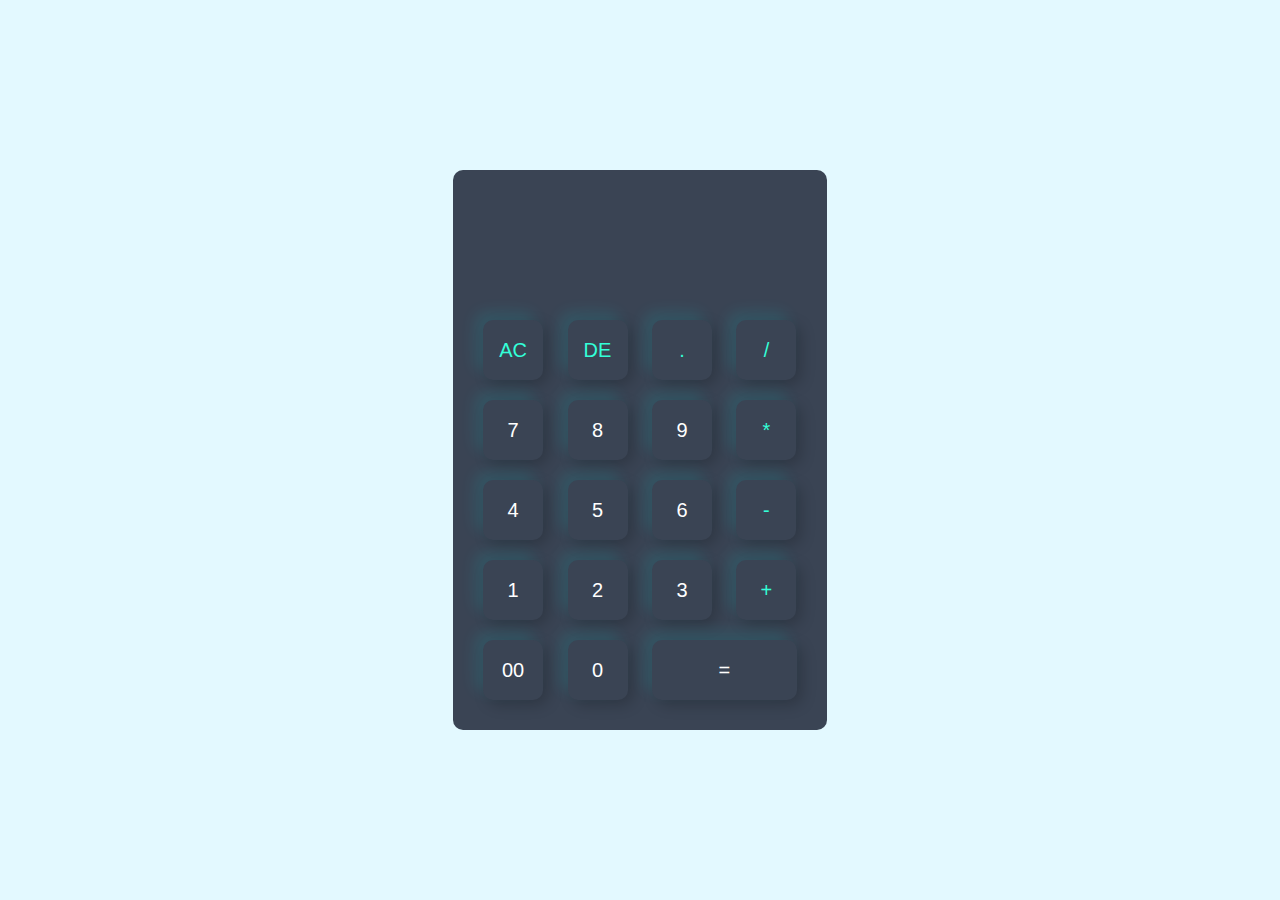
<file: Caluculator   LAYOUT/Caluculator using javascript.html>
<!DOCTYPE html>
<html>
<head>
	<meta charset="utf-8">
	<meta name="viewport" content="width=device-width, initial-scale=1">
	<title>Caluculator using javascript</title>
	<link rel="stylesheet" type="text/css" href="style Caluculator.css">
</head>
<body>


	<div class="container">
		<div class="caluculator">
		<form>
			<div  class="display">
				<input type="text" name="display">
			</div>
			<div>
				<input type="button" value="AC" onclick="display.value = '' " class="operator">
				<input type="button" value="DE" onclick="display.value = display.value.toString().slice(0,-1) " class="operator">
				<input type="button" value="." onclick="display.value += '.' " class="operator">
				<input type="button" value="/" onclick="display.value += '/' " class="operator">
				
			</div>
			<div>
				<input type="button" value="7" onclick="display.value += '7' ">
				<input type="button" value="8" onclick="display.value += '8' ">
				<input type="button" value="9" onclick="display.value += '9' ">
				<input type="button" value="*" onclick="display.value += '*' " class="operator">
				
			</div>

				<div>
				<input type="button" value="4" onclick="display.value += '4' ">
				<input type="button" value="5" onclick="display.value += '5' ">
				<input type="button" value="6" onclick="display.value += '6' ">
				<input type="button" value="-" onclick="display.value += '-' " class="operator">
				
			</div>

				<div>
				<input type="button" value="1" onclick="display.value += '1' ">
				<input type="button" value="2" onclick="display.value += '2' ">
				<input type="button" value="3" onclick="display.value += '3' ">
				<input type="button" value="+" onclick="display.value += '+' " class="operator">
				
			</div>

				<div>
				<input type="button" value="00" onclick="display.value += '00' ">
				<input type="button" value="0" onclick="display.value += '0' ">
				<input type="button" value="=" onclick="display.value = eval(display.value)" class="equal" class="operator">
				
				
			</div>
			
		</form> 
			
		</div>

		
	</div>

</body>
</html>
</file>
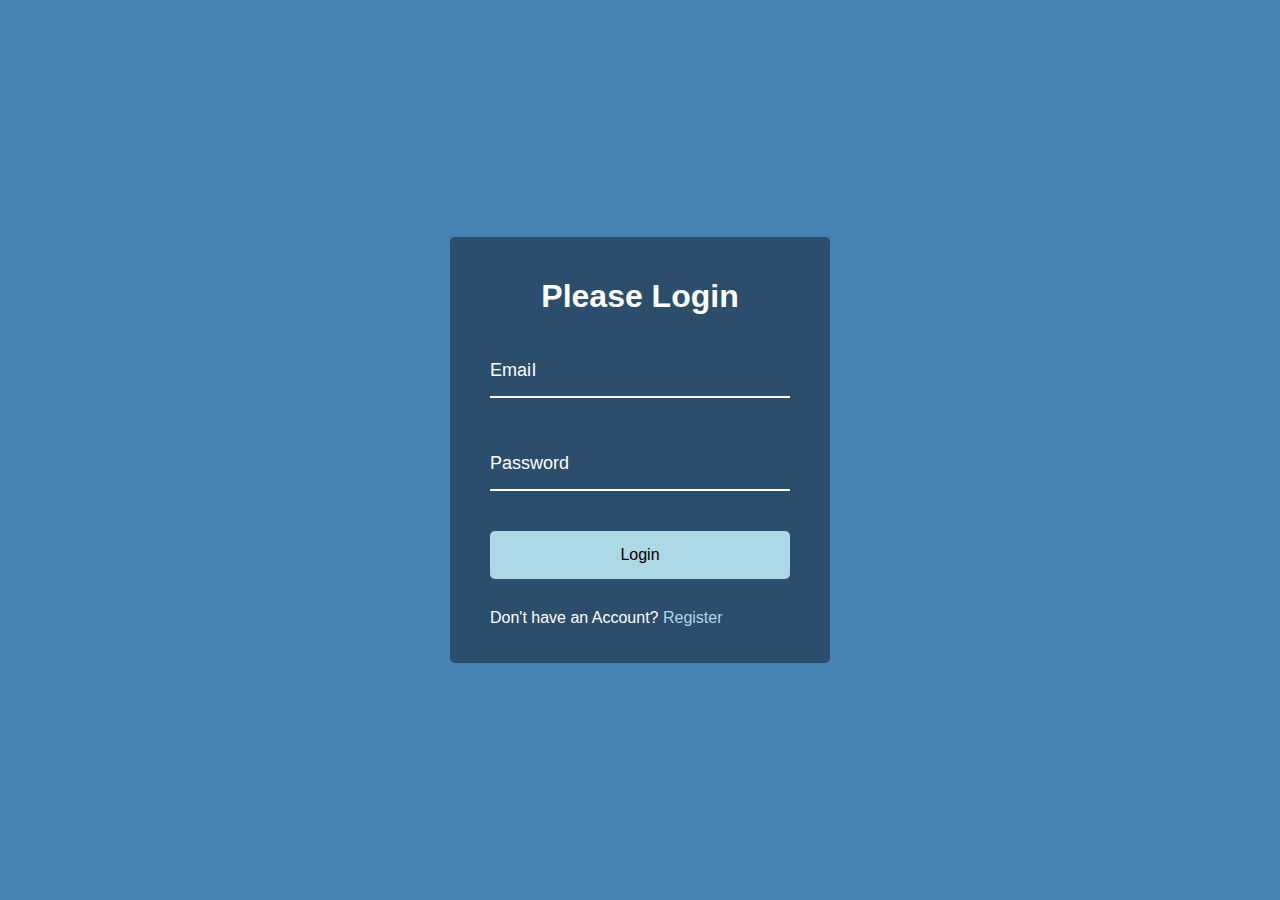
<file: form wave/123.html>
<!DOCTYPE html>
<html lang="en">

<head>
    <meta charset="UTF-8">
    <meta http-equiv="X-UA-Compatible" content="IE=edge">
    <meta name="viewport" content="width=device-width, initial-scale=1.0">
    <title>FORM INPUT WAVE</title>
    <link rel="stylesheet" href="style.css">
</head>

<body>
    <div class="container">
        <h1>Please Login</h1>
        <form>
            <div class="form-control">
                <input type="text" required />
                <label>Email</label>
            </div>
            <div class="form-control">
                <input type="password" required />
                <label>Password</label>
            </div>
            <button class="btn">Login</button>
            <p class="text">Don't have an Account?
                <a href="#"> Register</a></p>
        </form>
    </div>
    <script src="script.js"></script>
</body>

</html>
</file>
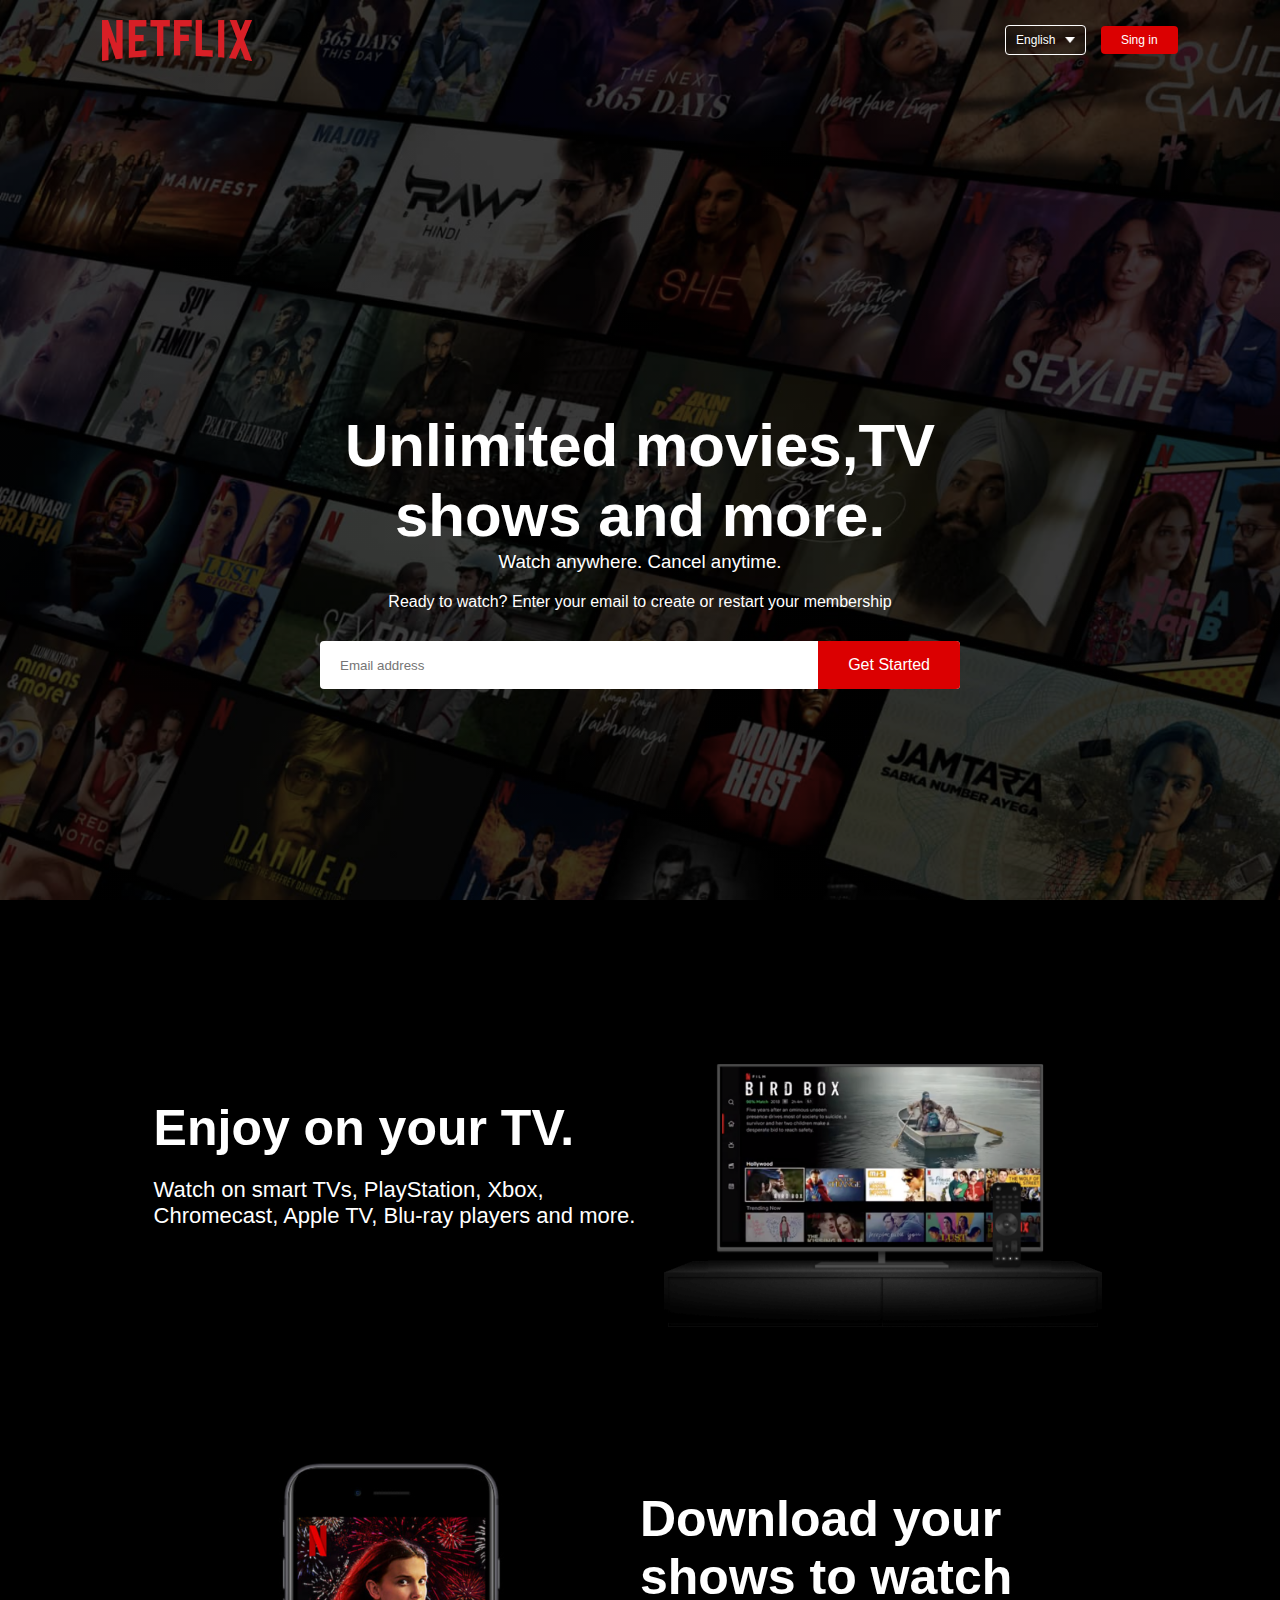
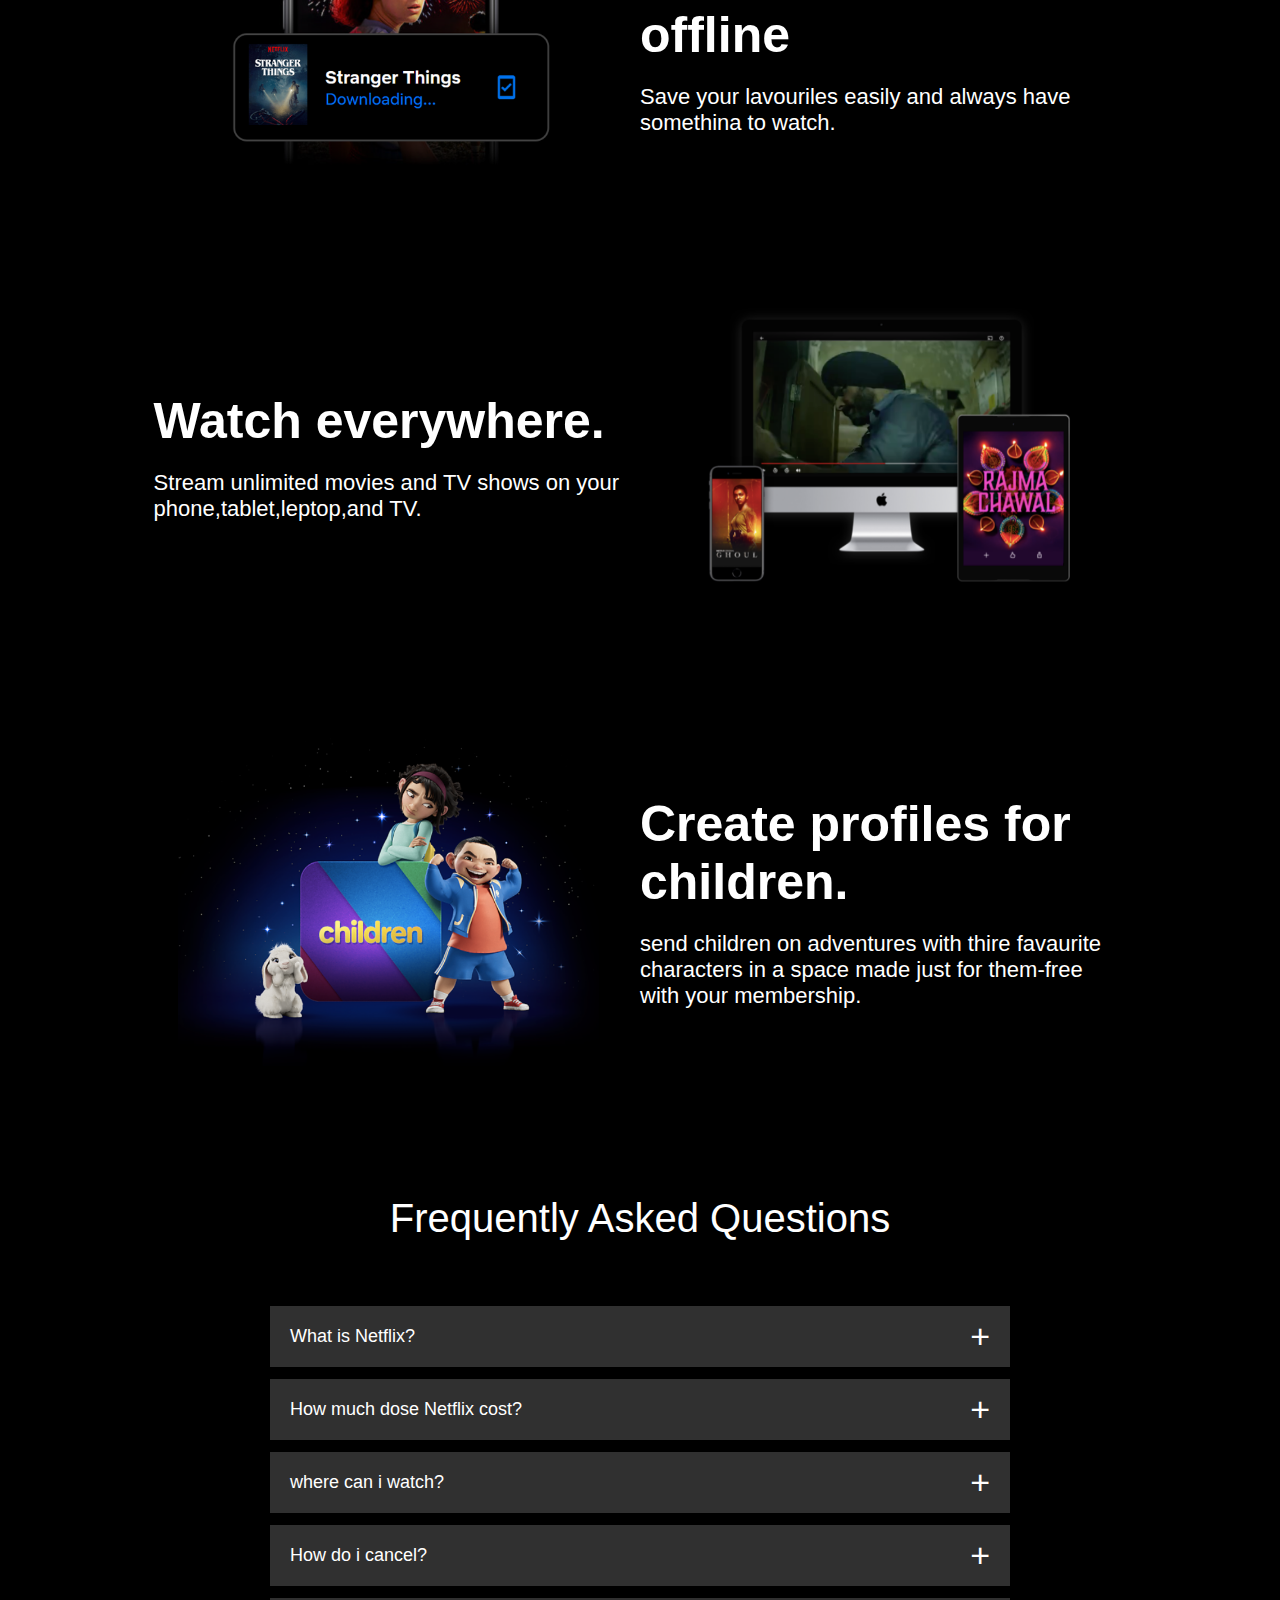
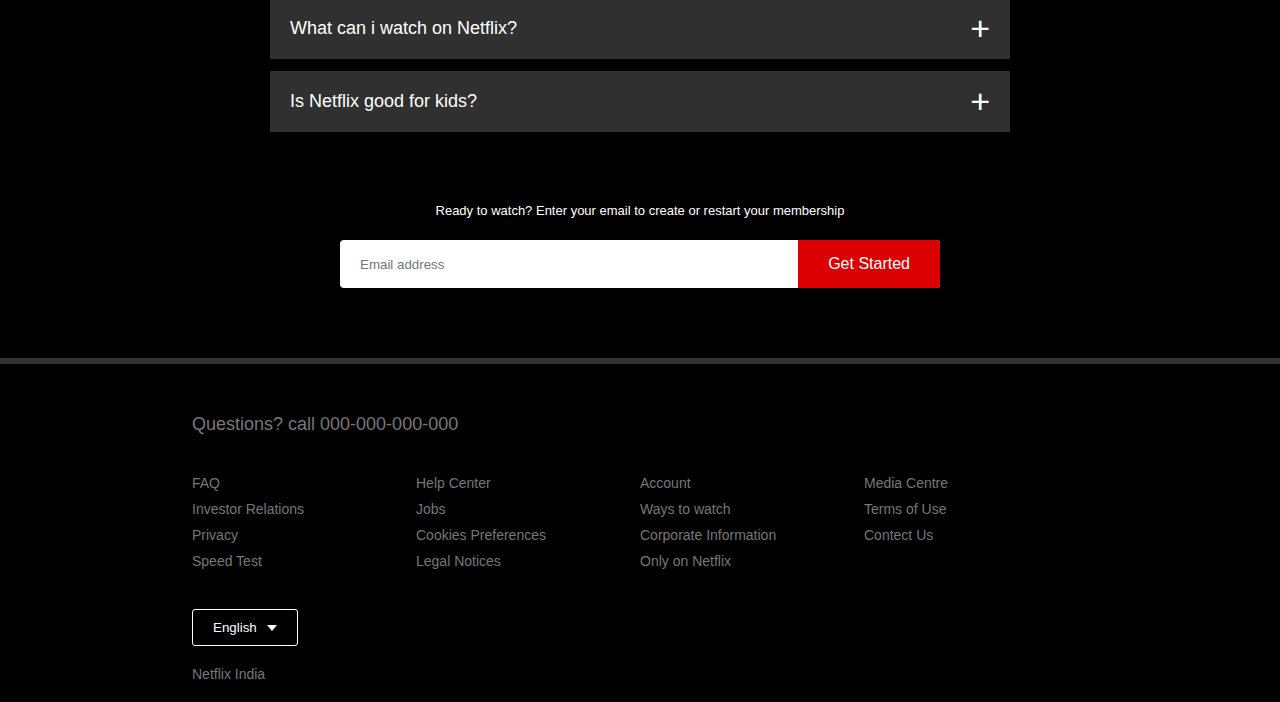
<file: Netflix  LAYOUT/Netflix.html>
<!DOCTYPE html>
<html>
<head>
	<meta charset="utf-8">
	<meta name="viewport" content="width=device-width, initial-scale=1">
	<title>Netflix Website Clone</title>
	<link rel="stylesheet" type="text/css" href="style.css">
</head>
<body>

<div class="header">

	<nav>
		<img src="images/logo.png" class="logo">

		<div>
			<button class="language-btn">English <img src="images/down-icon.png"></button>
			<button>Sing in</button>
		</div>
	</nav>

	<div class="header-content"> 
		<h1>Unlimited movies,TV shows and more.</h1>
		<h3>Watch anywhere. Cancel anytime.</h3>

		<p>Ready to watch? Enter your email to create or restart your membership</p>


		<form class="email-signup">
			<input type="email" placeholder="Email address" required>
			<button type="submit">Get Started  </button>
		</form>
		
	</div>
	
</div>

<div class="features">
	<div class="row">
		<div class="text-col">
			<h2>Enjoy on your TV.</h2>
			<p>Watch on smart TVs, PlayStation, Xbox, Chromecast, Apple TV, Blu-ray players and more. </p>
			
		</div>

		<div class="img-col">
			<img src="images/feature-1.png">
			
		</div>
		
	</div>

	<div class="row">

		<div class="img-col">
			<img src="images/feature-2.png">
			
		</div>
		<div class="text-col">
			<h2>Download your shows to watch offline</h2>
			<p> Save your lavouriles easily and always have somethina to watch. </p>
			
		</div>

		
		
	</div>

	<div class="row">
		<div class="text-col">
			<h2>Watch everywhere.</h2>
			<p>Stream unlimited movies and TV shows on your phone,tablet,leptop,and TV. </p>
			
		</div>

		<div class="img-col">
			<img src="images/feature-3.png">
			
		</div>
		
	</div>

	<div class="row">

		<div class="img-col">
			<img src="images/feature-4.png">
			
		</div>
		<div class="text-col">
			<h2>Create profiles for children.</h2>
			<p>send children on adventures with thire favaurite characters in a space made just for them-free with your membership. </p>
			
		</div>

		
		
	</div>
	
</div>

<div class="faq">
	<h2>Frequently Asked Questions</h2>
	<ul class="accordion">
	<li>
		<input type="radio" name="accordion" id="first">
		<label for="first">What is Netflix?</label>
		<div class="content">
			<p>Leron ipsum dolor sit consectro send children on adventures with thire favaurite characters in a space made just for them-free with your membership. ut en justo sember,cures velite id,fegiat odia.</p>
		</div>
	</li>

    <li>
	<input type="radio" name="accordion" id="second">
		<label for="second">How much dose
		Netflix cost?</label>
		<div class="content">
			<p>Leron ipsum dolor sit consectro send children on adventures with thire favaurite characters in a space made just for them-free with your membership. ut en justo sember,cures velite id,fegiat odia.</p>
		</div>
	</li>


   <li>
	<input type="radio" name="accordion" id="third">
		<label for="third">where can i watch?</label>
		<div class="content">
			<p>Leron ipsum dolor sit consectro send children on adventures with thire favaurite characters in a space made just for them-free with your membership. ut en justo sember,cures velite id,fegiat odia.</p>
		</div>
	</li>

    <li>
	<input type="radio" name="accordion" id="fourth">
		<label for="fourth">How do i cancel?</label>
		<div class="content">
			<p>Leron ipsum dolor sit consectro send children on adventures with thire favaurite characters in a space made just for them-free with your membership. ut en justo sember,cures velite id,fegiat odia.</p>
		</div>
	</li>


	<li>
	<input type="radio" name="accordion" id="fifth">
		<label for="fifth">What can i watch on Netflix?</label>
		<div class="content">
			<p>Leron ipsum dolor sit consectro send children on adventures with thire favaurite characters in a space made just for them-free with your membership. ut en justo sember,cures velite id,fegiat odia.</p>
		</div>
	</li>


	<li>
	<input type="radio" name="accordion" id="sixth">
		<label for="sixth">Is Netflix good for kids?</label>
		<div class="content">
			<p>Leron ipsum dolor sit consectro send children on adventures with thire favaurite characters in a space made just for them-free with your membership. ut en justo sember,cures velite id,fegiat odia.</p>
		</div>
	</li>
	</ul>

	<small>
		Ready to watch? Enter your email to create or restart your membership
	</small>

	<form class="email-signup">
			<input type="email" placeholder="Email address" required>
			<button type="submit">Get Started  </button>
		</form>
</div>


<div class="footer">
	<h2>Questions? call 000-000-000-000</h2>

	<div class="row">
		<div class="col">
			<a href="#">FAQ</a>
			<a href="#">Investor Relations</a>
			<a href="#">Privacy</a>
			<a href="#">Speed Test</a>
			
		</div>

		<div class="col">
			<a href="#">Help Center</a>
			<a href="#">Jobs</a>
			<a href="#">Cookies Preferences</a>
			<a href="#">Legal Notices</a>
			
		</div>

		<div class="col">
			<a href="#">Account</a>
			<a href="#">Ways to watch</a>
			<a href="#">Corporate Information</a>
			<a href="#">Only on Netflix</a>
			
		</div>


		<div class="col">
			<a href="#">Media Centre</a>
			<a href="#">Terms of Use</a>
			<a href="#">Contect Us</a>
			
		</div>
		
	</div>

	<button class="language-btn">English <img src="images/down-icon.png"></button>
	<p class="copyright-txt">Netflix India</p>
	

</div>
</body>
</html>
</file>
<file: Caluculator   LAYOUT/style Caluculator.css>
*{
	margin: 0;
	padding: 0;
	font-family: 'poppins',sans-serif;
	box-sizing: border-box;
}

.container{
	width: 100%;
	height: 100vh;
	background: #e3f9ff;
	display: flex;
	align-items: center;
	justify-content: center;
}


.caluculator{
	background: #3a4454;
	padding: 20px;
	border-radius: 10px;
}


.caluculator form input{
  border:0;
  outline: 0;
  width: 60px;
  height: 60px;
  border-radius: 10px;
  box-shadow:-8px -8px 15px rgba(5, 255, 255, 0.1),5px 5px 15px rgba(0, 0, 0, 0.2);
  background: transparent;
  font-size: 20px;
  color: white;
  cursor: pointer;
  margin: 10px;

}

form .display{
    display: flex;
    justify-content: flex-end;
    margin: 20px 0;

}


form .display input{
   text-align: right;
   flex: 1;
   font-size: 45px;
   box-shadow: none;


}


form input.equal{
	width: 145px;

}

form input.operator{
	color:#33ffd8 ;
}
</file>
<file: form wave/style.css>
* {
    box-sizing: border-box;
}

body {
    font-family: sans-serif;
    background-color: steelblue;
    color: #fff;
    display: flex;
    flex-direction: column;
    align-items: center;
    justify-content: center;
    height: 100vh;
    overflow: hidden;
    margin: 0;
}

.container {
    background-color: rgba(0, 0, 0, 0.4);
    padding: 20px 40px;
    border-radius: 5px;
}

.container h1 {
    text-align: center;
    margin-bottom: 30px;
}

.container a {
    text-decoration: none;
    color: lightblue;
}

.btn {
    cursor: pointer;
    display: inline-block;
    width: 100%;
    background: lightblue;
    padding: 15px;
    font-family: inherit;
    font-size: 16px;
    border: 0;
    border-radius: 5px;
}

.btn:focus {
    outline: 0;
}

.btn:active {
    transform: scale(0.98);
}

.text {
    margin-top: 30px;
}

.form-control {
    position: relative;
    margin: 20px 0 40px;
    width: 300px;
}

.form-control input {
    background-color: transparent;
    border: 0;
    border-bottom: 2px #fff solid;
    display: block;
    width: 100%;
    padding: 15px 0;
    font-size: 18px;
    color: #fff;
}

.form-control input:focus,
.form-control input:valid {
    outline: 0;
    border-bottom-color: lightblue;
}
.form-control label {
    position: absolute;
    top: 15px;
    left: 0;
    pointer-events: none;
}

.form-control label span {
    display: inline-block;
    font-size: 18px;
    min-width: 5px;
    transition: 0.3s cubic-bezier(0.68, -0.55, 0.265, 1.55);
}

.form-control input:focus+label span,
.form-control input:valid+label span {
    color: lightblue;
    transform: translateY(-30px);
}
</file>
<file: Netflix  LAYOUT/style.css>
*{
	margin:0;
	padding: 0;
	font-family: 'poppins', sans-serif;
	box-sizing: border-box;
}

body{
	background: #000;
	color: #fff;
}

.header{
	width: 100%;
	height: 100vh;
	background-image: linear-gradient(rgba(0, 0, 0, 0.7),rgba(0, 0, 0, 0.7)),url(images/header-image.png);
	background-size: cover;
	background-position: center;
	padding: 10px 8%;
	position: relative;
}

nav{
	display: flex;
	align-items: center;
	justify-content: space-between;
	padding: 10px 0;
}

.logo{
	width: 150px;
	cursor: pointer;
}


nav button{
	border: 0;
	outline: 0;
	background: #db0001;
	color: #fff;
	padding: 7px 20px; 
	font-size: 12px;
	border-radius: 4px;
	margin-left: 10px;
	cursor: pointer; 
}

.language-btn{
	display: inline-flex;
	align-items: center;
	background: transparent;
	border: 1px solid #fff;
	padding: 7px 10px;
}


.language-btn img{
	width: 10px;
	margin-left: 10px;

}

.header-content{
	position: absolute;
	top: 50%;
	left: 50%;
	transform: translate(-50%,-50%);
	text-align: center;
	margin-top: 100px;

}


.header-content h1{
	font-size: 60px;
	line-height: 70px;
	font-weight: 600;
	max-width: 650px;
}

.header-content h3{
  font-weight: 400;
  margin-bottom:20px ;
}

.email-signup{
	background: #fff;
  border-radius: 4px;
  display: flex;
  align-items: center;
  margin-top: 30px;
  overflow: hidden;
}

.email-signup input{
	flex: 1;
	border: 0;
	outline: 0;
	margin-left: 20px;
}

.email-signup button{
	background: #db0001;
	border: 0;
	outline: 0;
	color: white;
	font-size: 16px;
	cursor: pointer;
	padding: 15px 30px;
}


/*---------------features----------------*/

.features{
	padding: 50px 12%;
	font-size: 22px;

}

.row{
	display: flex;
	width: 100%;
	align-items: center;
	flex-wrap: wrap;
	padding: 50px 0;
}

.text-col{
	flex-basis: 50%;
	margin-bottom: 20px;

}

.img-col{
	flex-basis: 50%;
	margin-bottom: 20px;
}

.img-col img{
	display: block;
	width: 90%;
	margin: auto;

}

.features h2{
	font-size: 50px;
	font-weight: 600;
	margin-bottom: 20px;
}

/*-----------faq-----------*/



.faq{
	padding: 10px 12%;
	text-align: center;
	font-size: 18px;

}

.faq h2{
	font-weight: 500;
	font-size: 40px;

}

.accordion{
	margin: 60px auto;
	width: 100%;
	max-width: 750px;
}

.accordion li{
	list-style: none;
	width: 100%;
	padding: 5px;
}

.accordion li label{
  display: flex;
  padding: 20px;
  align-items: center;
  font-size: 18px;
    font-weight:500 ;
    background: #303030;
    margin-bottom: 2px;
    cursor: pointer;
    position: relative;
}

label::after{
	content: '+';
	font-size: 34px;
	position: absolute;
	right: 20px;
	transition: transform 0.5s;

}

input[type="radio"]{
	display: none;
}

.accordion .content{
	background: #303030;
	text-align: left;
	padding: 0 20px;
	max-height: 0;
	overflow: hidden;
	transition: max-hight 0.5s, padding 0.5s;
    
}

.accordion input[type="radio"]:checked + label + .content{
	max-height: 600px;
	padding: 30px 20px;
}


.accordion input[type="radio"]:checked + label::after{
	transform: rotate(135deg);
}

.faq .email-signup{
	max-width: 600px;
	margin: 20px auto 60px;
}

.faq small{
	font-size: 13px;
}


/*---------------footer---------------*/

.footer{
	padding: 50px 15% 10px;
   border-top: 6px solid #333;
   color: #777;

}

.footer h2{
	font-size: 18px;
	font-weight: 400;
	margin-bottom: 30px;

}

.footer .col{
	flex-basis: 25%;
	flex-grow: 1;
	margin-bottom: 20px;

}


.footer .col a{
	display: block;
	text-decoration: none;
	color: #777;
	font-size: 14px;
	margin-bottom: 10px;

}

.footer .row{
	align-items: flex-start;
	padding: 10px  0;
}

.footer .language-btn{
	color: #fff;
	padding: 10px 20px;
	border-radius: 3px;
}

.copyright-txt{
	font-size: 14px;
	margin-top: 20px;
	margin-bottom: 10px;
}



/*----------media-----------*/

@media only screen and (max-width: 600px){
	.logo{
		width: 100px;
	}
	nav button{
		padding: 5px 10px;
	}
	nav.language-btn{
		padding: 4px 8px ;

	}

	.header-content{
		position: unset;
		transform: none;
		padding-top: 150px;

	}

	.header-content h1{
		font-size: 30px;

	}

	.email-signup button{
		font-size: 12px ;
		padding: 10px  15px;
	} 

	.text-col, .img-col{
		flex-basis: 100%;
	}

	.features h2{
		font-size: 30px;
	}
	.features p{
		font-size: 15px;
	}


	.row:nth-child(2), .row:nth-child(4){
		flex-direction: column-reverse;

	}

	.features .row{
		padding: 10px 0;
	}

	.faq h2{
		font-size: 20px;
	}

	.accordion .content{
		font-size: 14px;
	}

	.accordion li label{
		padding: 10px;
		font-size: 14px;
	}

	label::after{
		font-size: 22px;
	}







}
</file>
